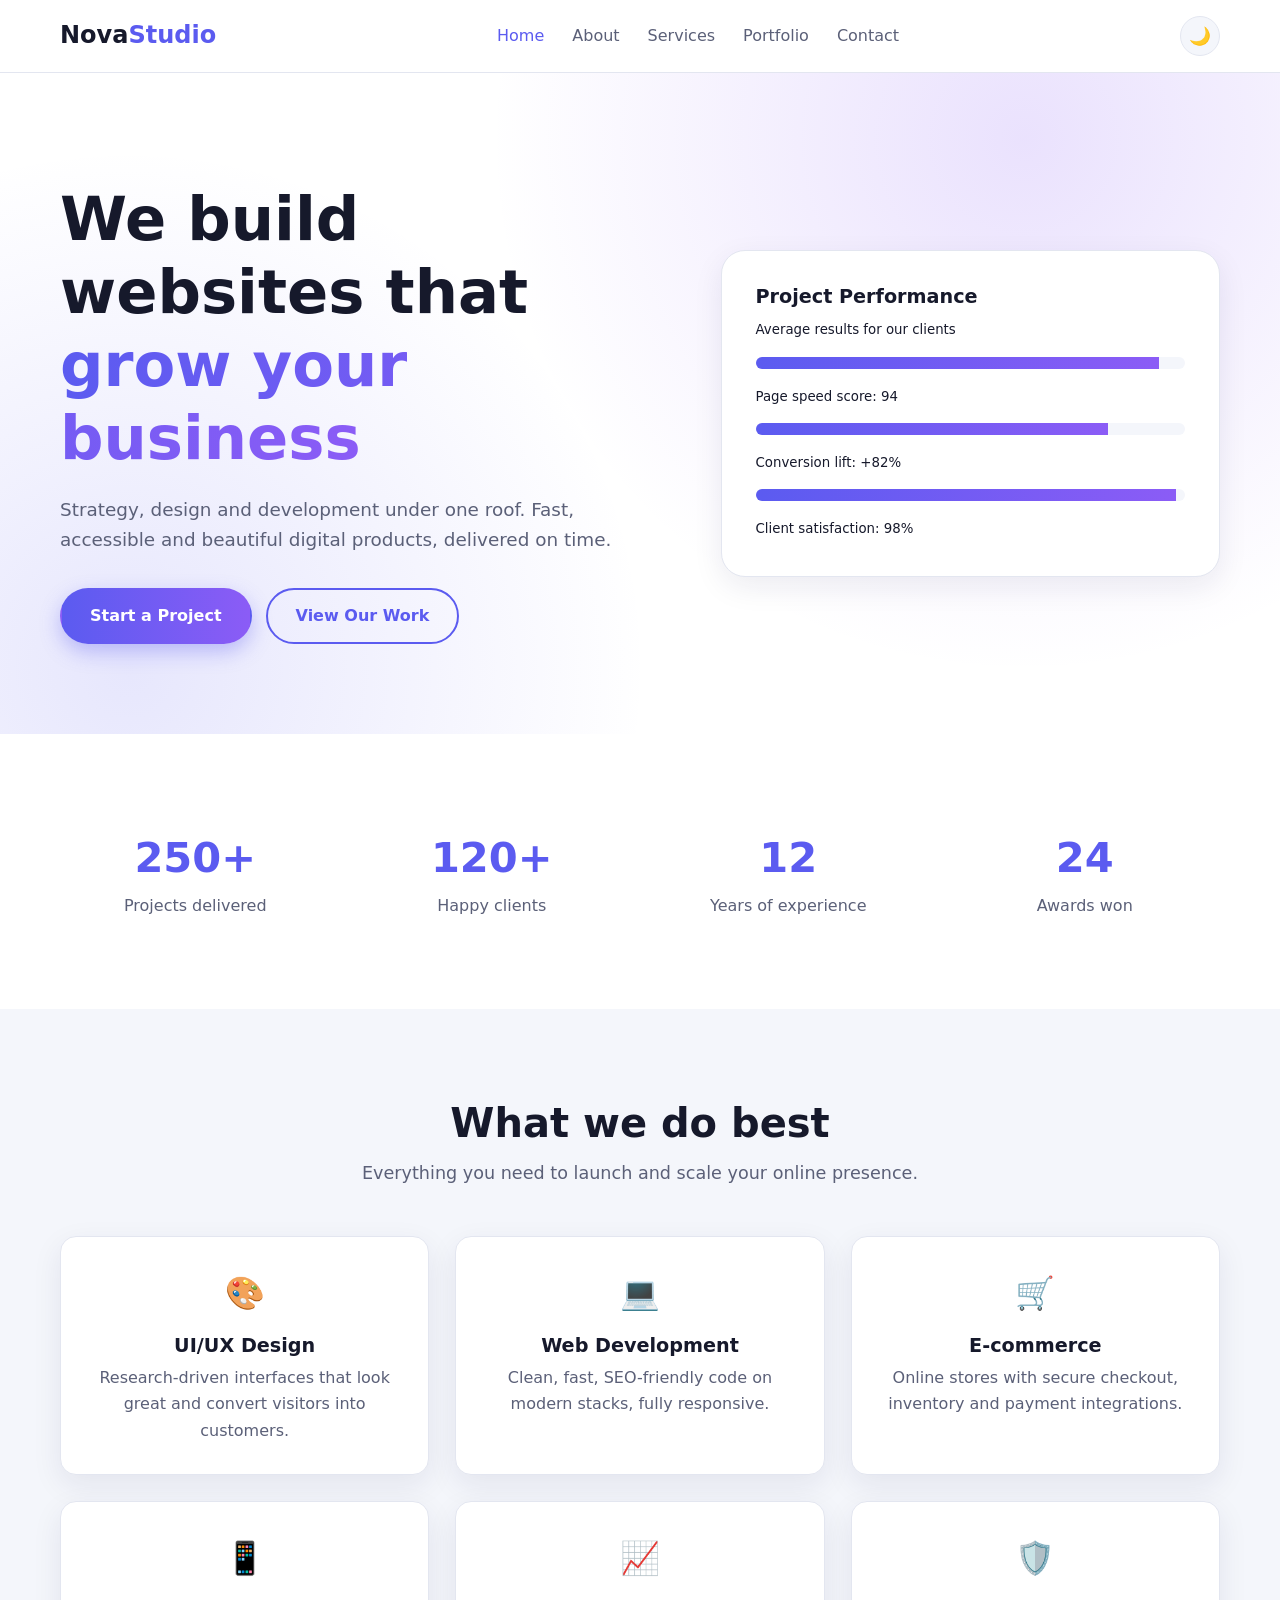
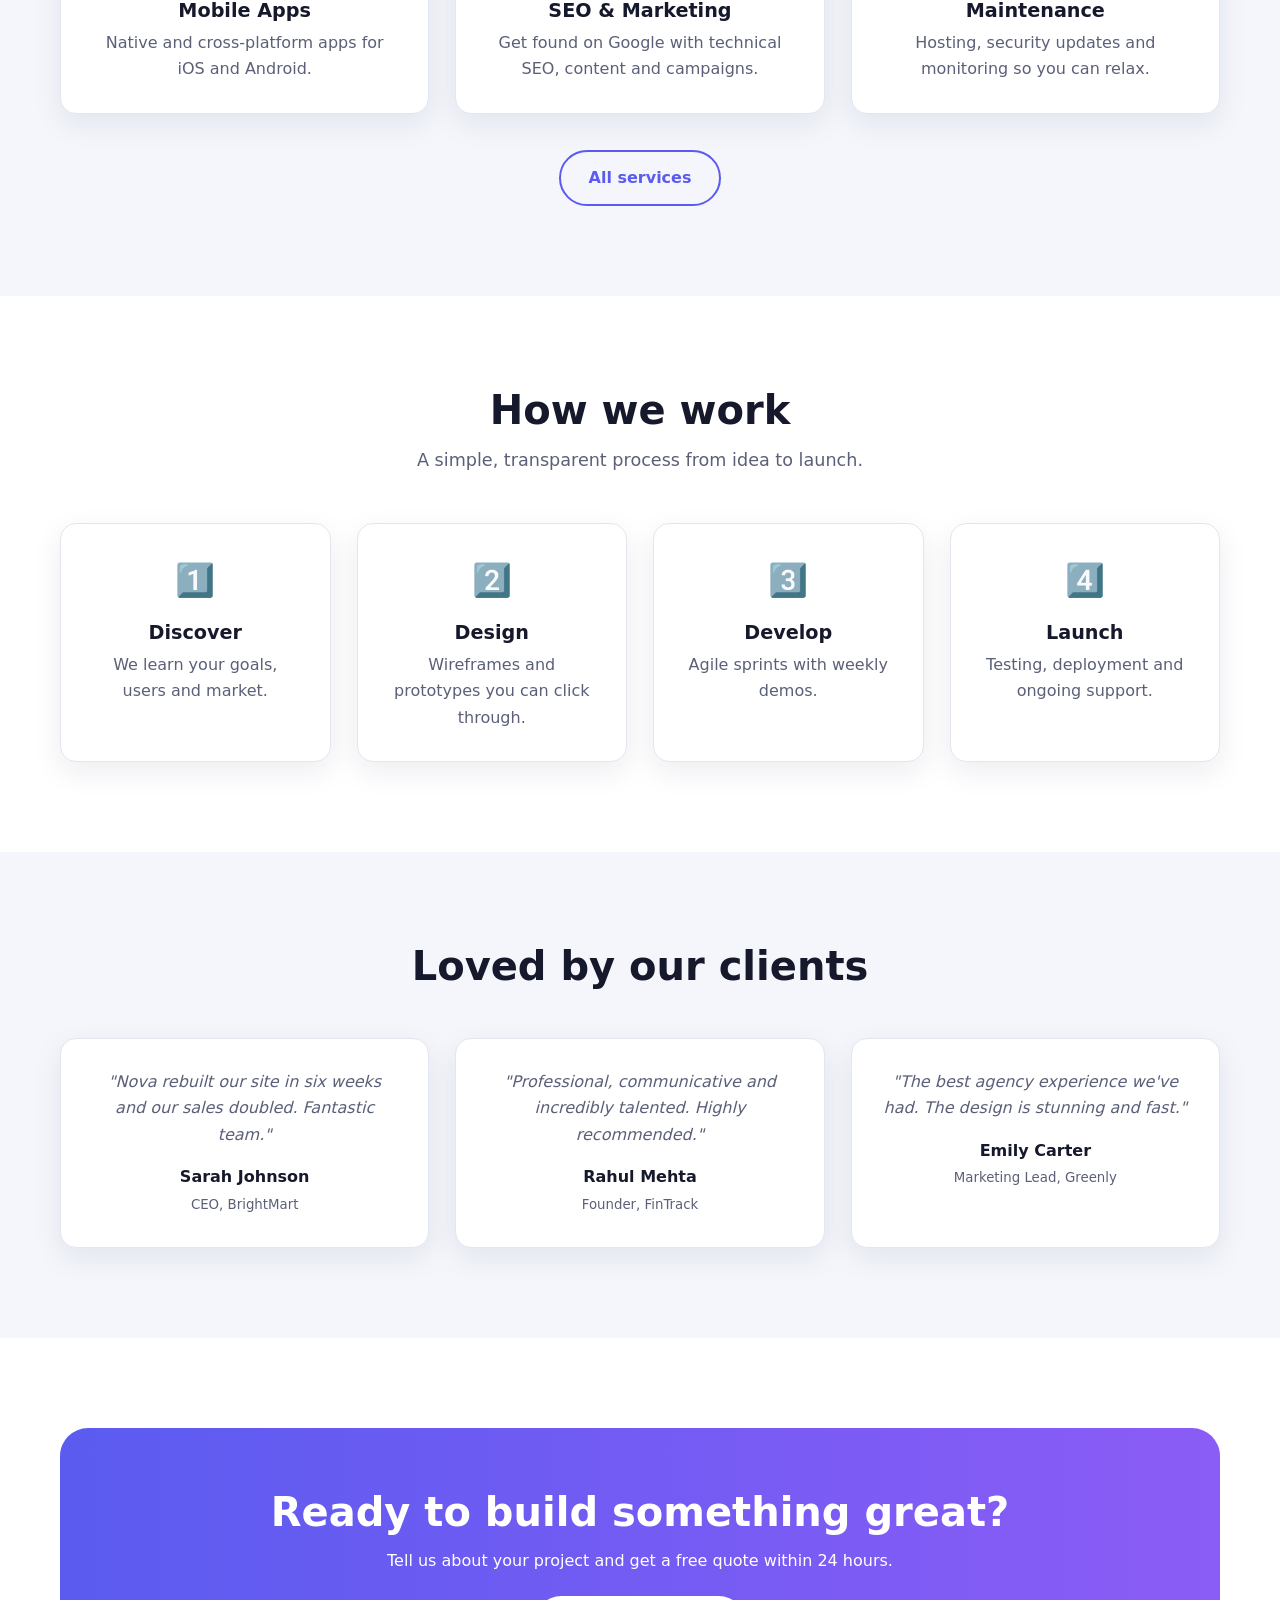
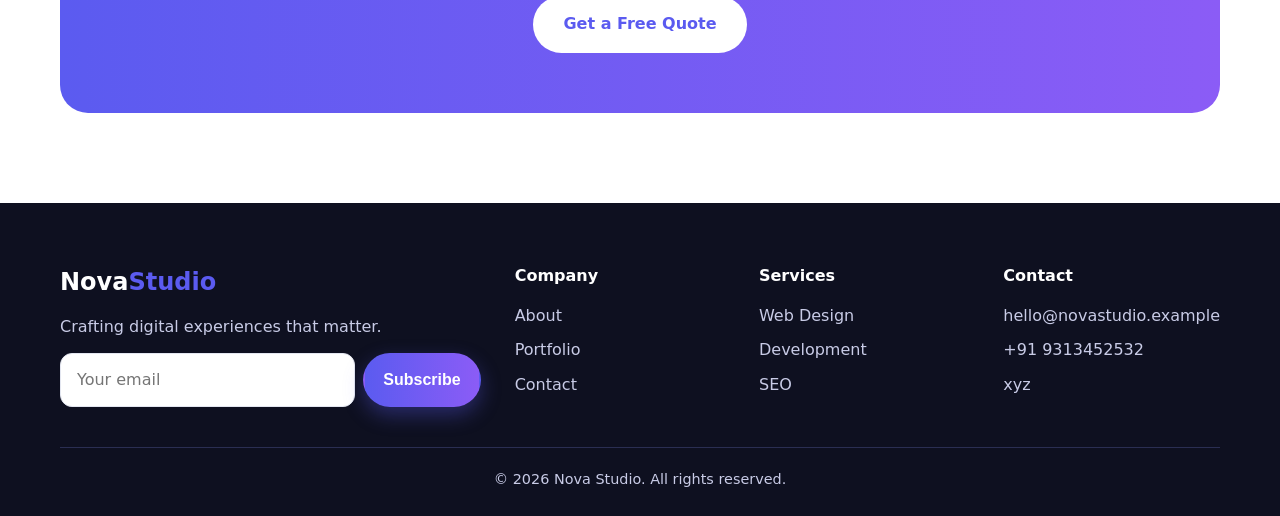
<file: index.html>
<!DOCTYPE html>
<html lang="en">
<head>
<meta charset="UTF-8">
<meta name="viewport" content="width=device-width,initial-scale=1">
<title>Nova Studio | Web Design & Development Agency</title>
<meta name="description" content="Nova Studio builds fast, beautiful websites and apps for growing businesses.">
<link rel="stylesheet" href="style.css">
<script src="main.js" defer></script>
</head>
<body>
<header><div class="container nav">
  <a href="index.html" class="logo">Nova<span>Studio</span></a>
  <ul id="menu">
    <li><a class="link" href="index.html">Home</a></li>
    <li><a class="link" href="about.html">About</a></li>
    <li><a class="link" href="services.html">Services</a></li>
    <li><a class="link" href="portfolio.html">Portfolio</a></li>
    <li><a class="link" href="contact.html">Contact</a></li>
  </ul>
  <div class="tools">
    <button class="icon-btn" id="themeBtn" aria-label="Toggle theme">🌙</button>
    <button class="icon-btn burger" id="burger" aria-label="Menu">☰</button>
  </div>
</div></header>

<main>
<section class="hero"><div class="container hero-grid">
  <div>
    <h1>We build websites that <span class="grad">grow your business</span></h1>
    <p>Strategy, design and development under one roof. Fast, accessible and beautiful digital products, delivered on time.</p>
    <div class="btns">
      <a href="contact.html" class="btn btn-primary">Start a Project</a>
      <a href="portfolio.html" class="btn btn-outline">View Our Work</a>
    </div>
  </div>
  <div class="hero-card">
    <h3>Project Performance</h3>
    <small>Average results for our clients</small>
    <div class="bar"><i style="width:94%"></i></div><small>Page speed score: 94</small>
    <div class="bar"><i style="width:82%"></i></div><small>Conversion lift: +82%</small>
    <div class="bar"><i style="width:98%"></i></div><small>Client satisfaction: 98%</small>
  </div>
</div></section>

<section><div class="container">
  <div class="grid g4" style="margin-top:0">
    <div class="stat reveal"><b data-count="250" data-suffix="+">0</b><span>Projects delivered</span></div>
    <div class="stat reveal"><b data-count="120" data-suffix="+">0</b><span>Happy clients</span></div>
    <div class="stat reveal"><b data-count="12">0</b><span>Years of experience</span></div>
    <div class="stat reveal"><b data-count="24" data-suffix="">0</b><span>Awards won</span></div>
  </div>
</div></section>

<section class="alt"><div class="container center">
  <h2>What we do best</h2>
  <p class="lead">Everything you need to launch and scale your online presence.</p>
  <div class="grid g3">
    <div class="card reveal"><div class="ico">🎨</div><h3>UI/UX Design</h3><p>Research-driven interfaces that look great and convert visitors into customers.</p></div>
    <div class="card reveal"><div class="ico">💻</div><h3>Web Development</h3><p>Clean, fast, SEO-friendly code on modern stacks, fully responsive.</p></div>
    <div class="card reveal"><div class="ico">🛒</div><h3>E-commerce</h3><p>Online stores with secure checkout, inventory and payment integrations.</p></div>
    <div class="card reveal"><div class="ico">📱</div><h3>Mobile Apps</h3><p>Native and cross-platform apps for iOS and Android.</p></div>
    <div class="card reveal"><div class="ico">📈</div><h3>SEO & Marketing</h3><p>Get found on Google with technical SEO, content and campaigns.</p></div>
    <div class="card reveal"><div class="ico">🛡️</div><h3>Maintenance</h3><p>Hosting, security updates and monitoring so you can relax.</p></div>
  </div>
  <p style="margin-top:36px"><a class="btn btn-outline" href="services.html">All services</a></p>
</div></section>

<section><div class="container center">
  <h2>How we work</h2>
  <p class="lead">A simple, transparent process from idea to launch.</p>
  <div class="grid g4">
    <div class="card reveal"><div class="ico">1️⃣</div><h3>Discover</h3><p>We learn your goals, users and market.</p></div>
    <div class="card reveal"><div class="ico">2️⃣</div><h3>Design</h3><p>Wireframes and prototypes you can click through.</p></div>
    <div class="card reveal"><div class="ico">3️⃣</div><h3>Develop</h3><p>Agile sprints with weekly demos.</p></div>
    <div class="card reveal"><div class="ico">4️⃣</div><h3>Launch</h3><p>Testing, deployment and ongoing support.</p></div>
  </div>
</div></section>

<section class="alt"><div class="container center">
  <h2>Loved by our clients</h2>
  <div class="grid g3">
    <div class="card quote reveal"><p>"Nova rebuilt our site in six weeks and our sales doubled. Fantastic team."</p><b>Sarah Johnson</b><small>CEO, BrightMart</small></div>
    <div class="card quote reveal"><p>"Professional, communicative and incredibly talented. Highly recommended."</p><b>Rahul Mehta</b><small>Founder, FinTrack</small></div>
    <div class="card quote reveal"><p>"The best agency experience we've had. The design is stunning and fast."</p><b>Emily Carter</b><small>Marketing Lead, Greenly</small></div>
  </div>
</div></section>

<section><div class="container">
  <div class="cta reveal">
    <h2>Ready to build something great?</h2>
    <p>Tell us about your project and get a free quote within 24 hours.</p>
    <a href="contact.html" class="btn">Get a Free Quote</a>
  </div>
</div></section>
</main>

<footer><div class="container">
  <div class="fgrid">
    <div><a href="index.html" class="logo" style="color:#fff">Nova<span>Studio</span></a><p style="margin:12px 0">Crafting digital experiences that matter.</p>
      <form id="newsForm" style="grid-template-columns:1fr auto;gap:8px"><input type="email" placeholder="Your email" required style="margin:0"><button class="btn btn-primary" style="padding:10px 18px">Subscribe</button></form></div>
    <div><h4>Company</h4><ul><li><a href="about.html">About</a></li><li><a href="portfolio.html">Portfolio</a></li><li><a href="contact.html">Contact</a></li></ul></div>
    <div><h4>Services</h4><ul><li><a href="services.html">Web Design</a></li><li><a href="services.html">Development</a></li><li><a href="services.html">SEO</a></li></ul></div>
    <div><h4>Contact</h4><ul><li>hello@novastudio.example</li><li>+91 9313452532</li><li>xyz</li></ul></div>
  </div>
  <div class="copy">© <span class="year"></span> Nova Studio. All rights reserved.</div>
</div></footer>
<button id="toTop" aria-label="Back to top">↑</button>
</body>
</html>
</file>
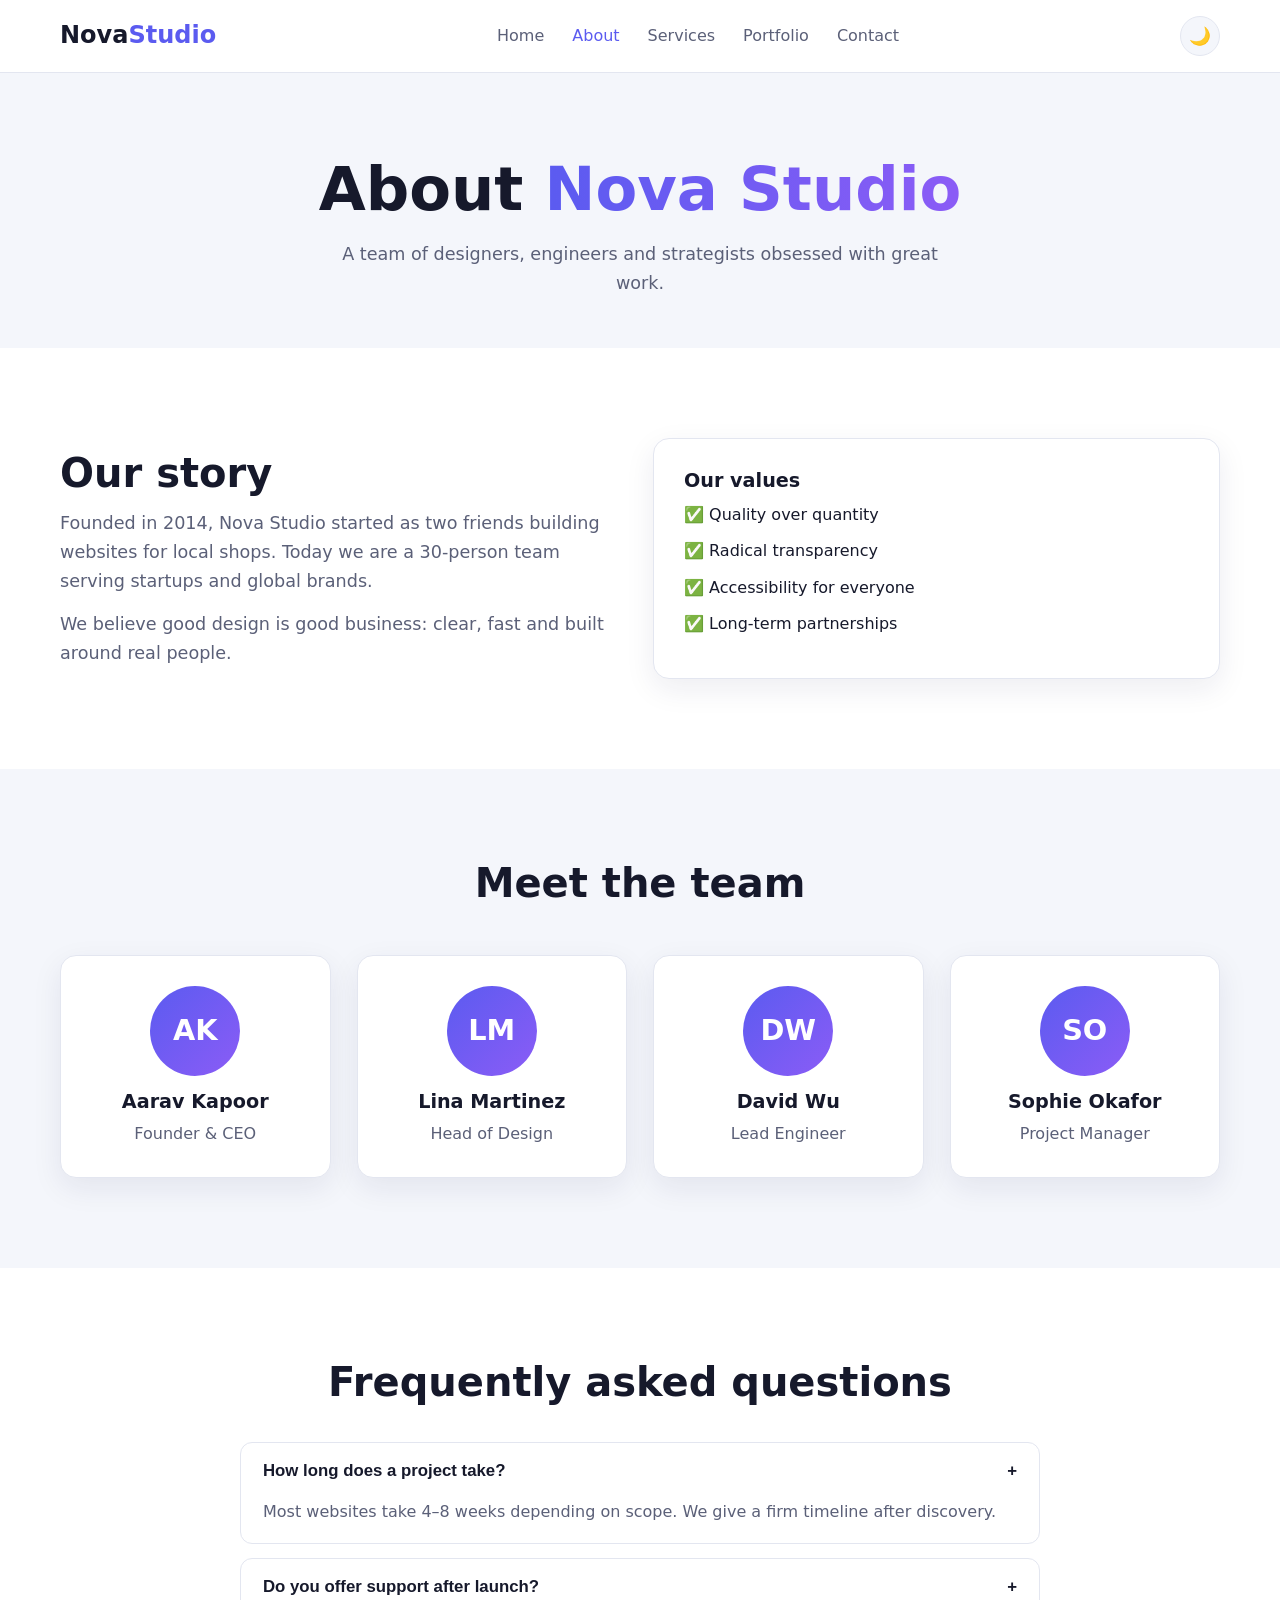
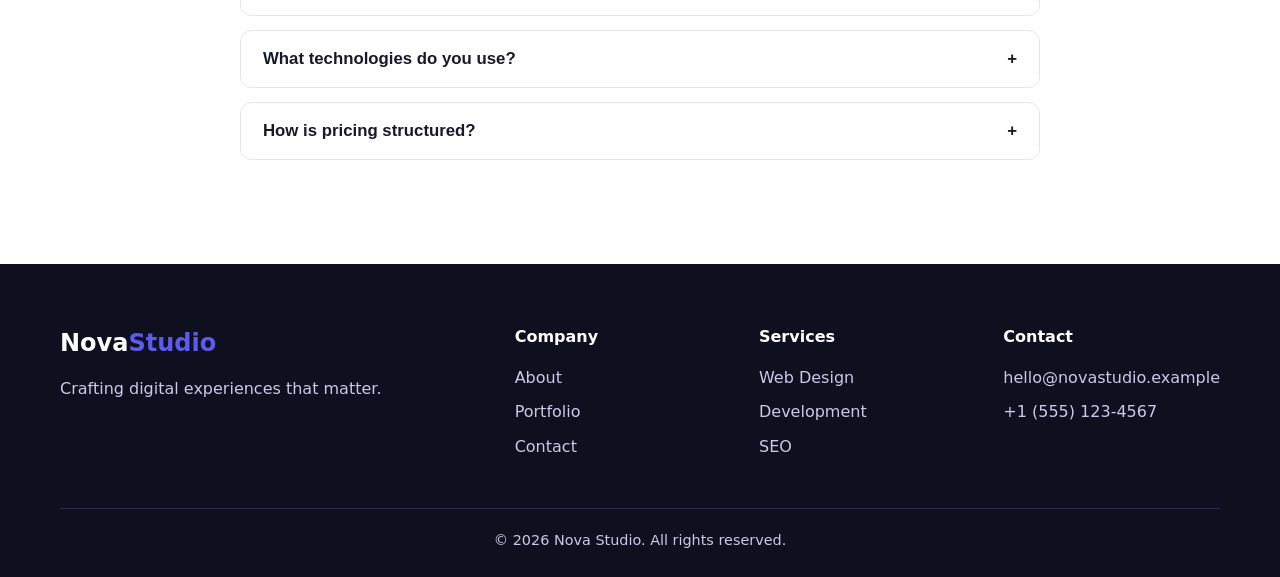
<file: about.html>
<!DOCTYPE html>
<html lang="en">
<head>
<meta charset="UTF-8">
<meta name="viewport" content="width=device-width,initial-scale=1">
<title>About | Nova Studio</title>
<link rel="stylesheet" href="style.css">
<script src="main.js" defer></script>
</head>
<body>
<header><div class="container nav">
  <a href="index.html" class="logo">Nova<span>Studio</span></a>
  <ul id="menu">
    <li><a class="link" href="index.html">Home</a></li>
    <li><a class="link" href="about.html">About</a></li>
    <li><a class="link" href="services.html">Services</a></li>
    <li><a class="link" href="portfolio.html">Portfolio</a></li>
    <li><a class="link" href="contact.html">Contact</a></li>
  </ul>
  <div class="tools">
    <button class="icon-btn" id="themeBtn" aria-label="Toggle theme">🌙</button>
    <button class="icon-btn burger" id="burger" aria-label="Menu">☰</button>
  </div>
</div></header>

<main>
<div class="page-head"><div class="container"><h1>About <span class="grad">Nova Studio</span></h1><p class="lead" style="margin:14px auto 0">A team of designers, engineers and strategists obsessed with great work.</p></div></div>

<section><div class="container">
  <div class="grid g2" style="margin-top:0;align-items:center">
    <div class="reveal"><h2>Our story</h2>
      <p class="lead">Founded in 2014, Nova Studio started as two friends building websites for local shops. Today we are a 30-person team serving startups and global brands.</p>
      <p class="lead" style="margin-top:14px">We believe good design is good business: clear, fast and built around real people.</p></div>
    <div class="card reveal"><h3>Our values</h3>
      <ul><li style="margin:10px 0">✅ Quality over quantity</li><li style="margin:10px 0">✅ Radical transparency</li><li style="margin:10px 0">✅ Accessibility for everyone</li><li style="margin:10px 0">✅ Long-term partnerships</li></ul></div>
  </div>
</div></section>

<section class="alt"><div class="container center">
  <h2>Meet the team</h2>
  <div class="grid g4">
    <div class="card team reveal"><div class="avatar">AK</div><h3>Aarav Kapoor</h3><p>Founder & CEO</p></div>
    <div class="card team reveal"><div class="avatar">LM</div><h3>Lina Martinez</h3><p>Head of Design</p></div>
    <div class="card team reveal"><div class="avatar">DW</div><h3>David Wu</h3><p>Lead Engineer</p></div>
    <div class="card team reveal"><div class="avatar">SO</div><h3>Sophie Okafor</h3><p>Project Manager</p></div>
  </div>
</div></section>

<section><div class="container" style="max-width:800px">
  <h2 class="center">Frequently asked questions</h2>
  <div style="margin-top:36px">
    <div class="faq-item open"><button class="faq-q">How long does a project take?<span>+</span></button><div class="faq-a">Most websites take 4–8 weeks depending on scope. We give a firm timeline after discovery.</div></div>
    <div class="faq-item"><button class="faq-q">Do you offer support after launch?<span>+</span></button><div class="faq-a">Yes. We offer monthly maintenance plans covering updates, backups and security.</div></div>
    <div class="faq-item"><button class="faq-q">What technologies do you use?<span>+</span></button><div class="faq-a">HTML/CSS/JS, React, Next.js, Node.js, WordPress, Shopify and more, chosen for your needs.</div></div>
    <div class="faq-item"><button class="faq-q">How is pricing structured?<span>+</span></button><div class="faq-a">Fixed-price packages for defined scopes, or monthly retainers for ongoing work.</div></div>
  </div>
</div></section>
</main>

<footer><div class="container">
  <div class="fgrid">
    <div><a href="index.html" class="logo" style="color:#fff">Nova<span>Studio</span></a><p style="margin:12px 0">Crafting digital experiences that matter.</p></div>
    <div><h4>Company</h4><ul><li><a href="about.html">About</a></li><li><a href="portfolio.html">Portfolio</a></li><li><a href="contact.html">Contact</a></li></ul></div>
    <div><h4>Services</h4><ul><li><a href="services.html">Web Design</a></li><li><a href="services.html">Development</a></li><li><a href="services.html">SEO</a></li></ul></div>
    <div><h4>Contact</h4><ul><li>hello@novastudio.example</li><li>+1 (555) 123-4567</li></ul></div>
  </div>
  <div class="copy">© <span class="year"></span> Nova Studio. All rights reserved.</div>
</div></footer>
<button id="toTop" aria-label="Back to top">↑</button>
</body>
</html>
</file>
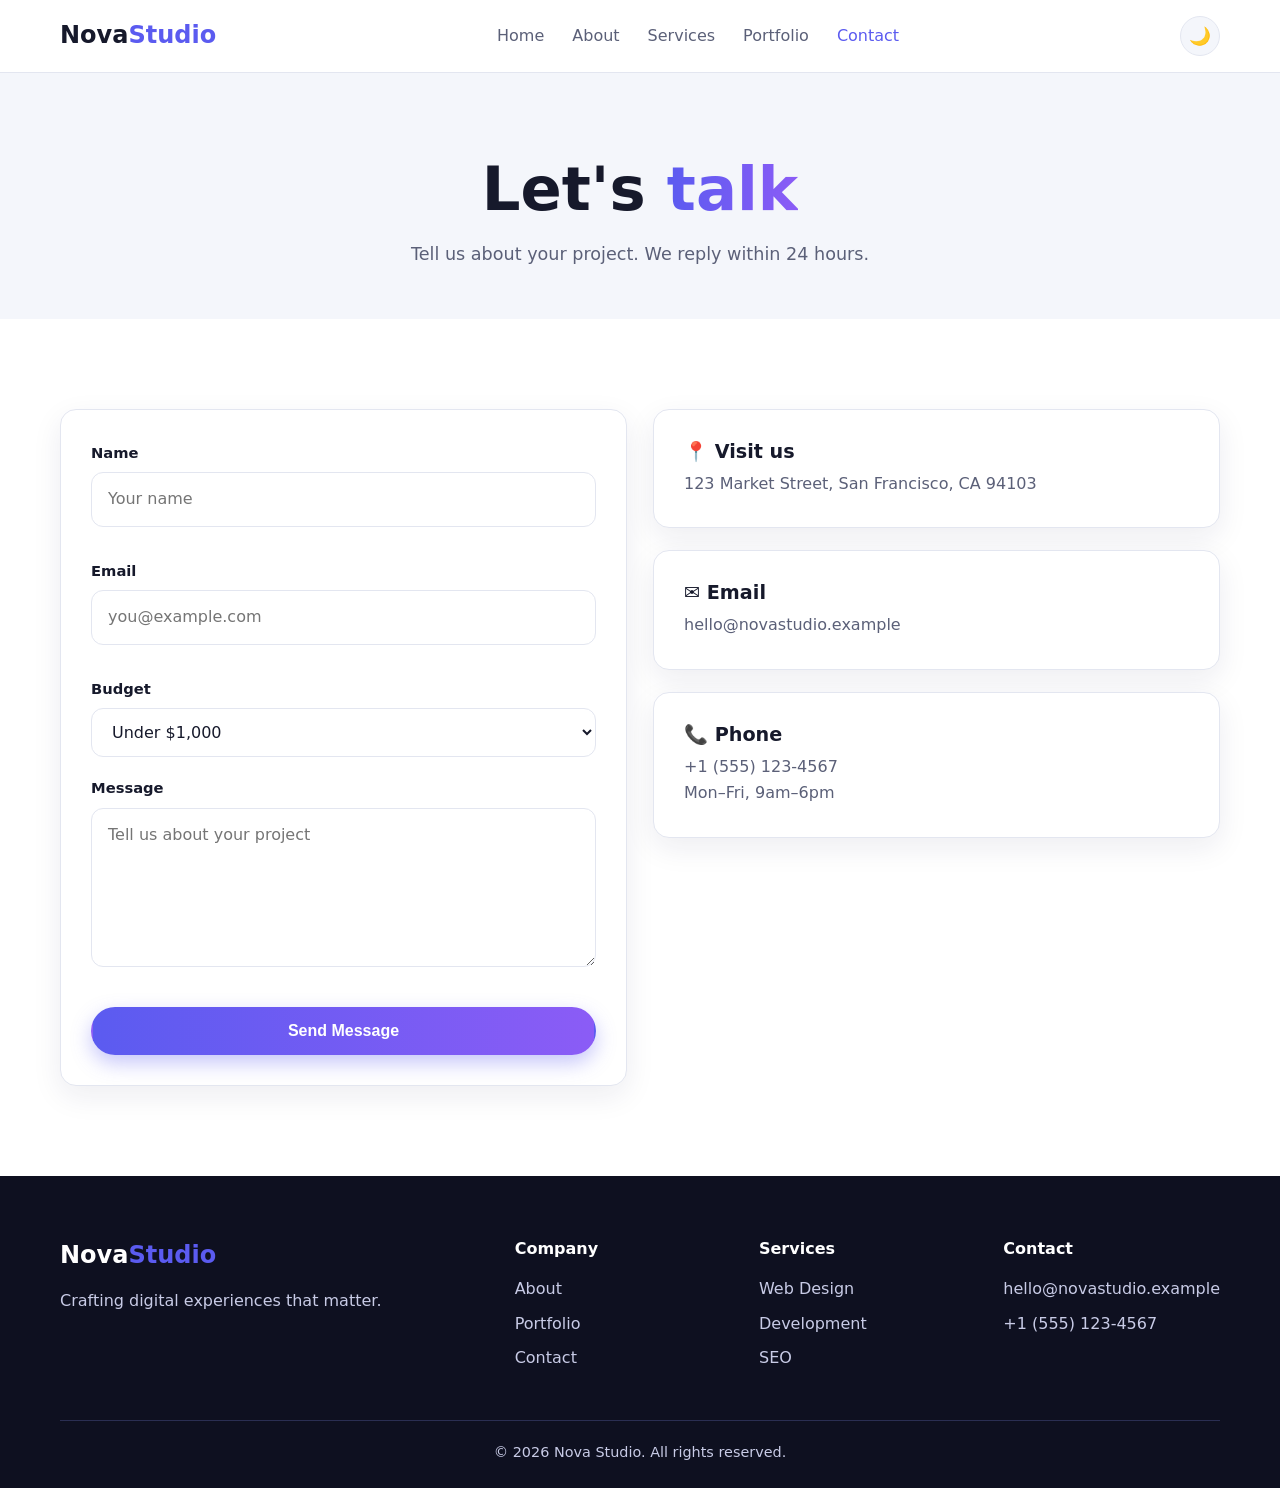
<file: contact.html>
<!DOCTYPE html>
<html lang="en">
<head>
<meta charset="UTF-8">
<meta name="viewport" content="width=device-width,initial-scale=1">
<title>Contact | Nova Studio</title>
<link rel="stylesheet" href="style.css">
<script src="main.js" defer></script>
</head>
<body>
<header><div class="container nav">
  <a href="index.html" class="logo">Nova<span>Studio</span></a>
  <ul id="menu">
    <li><a class="link" href="index.html">Home</a></li>
    <li><a class="link" href="about.html">About</a></li>
    <li><a class="link" href="services.html">Services</a></li>
    <li><a class="link" href="portfolio.html">Portfolio</a></li>
    <li><a class="link" href="contact.html">Contact</a></li>
  </ul>
  <div class="tools">
    <button class="icon-btn" id="themeBtn" aria-label="Toggle theme">🌙</button>
    <button class="icon-btn burger" id="burger" aria-label="Menu">☰</button>
  </div>
</div></header>

<main>
<div class="page-head"><div class="container"><h1>Let's <span class="grad">talk</span></h1><p class="lead" style="margin:14px auto 0">Tell us about your project. We reply within 24 hours.</p></div></div>

<section><div class="container">
  <div class="grid g2" style="margin-top:0">
    <div class="card">
      <form id="contactForm" novalidate>
        <div><label for="name">Name</label><input id="name" name="name" type="text" placeholder="Your name"><span class="err" id="nameErr"></span></div>
        <div><label for="email">Email</label><input id="email" name="email" type="email" placeholder="you@example.com"><span class="err" id="emailErr"></span></div>
        <div><label for="budget">Budget</label>
          <select id="budget" name="budget"><option>Under $1,000</option><option>$1,000 – $5,000</option><option>$5,000 – $20,000</option><option>$20,000+</option></select></div>
        <div><label for="message">Message</label><textarea id="message" name="message" rows="5" placeholder="Tell us about your project"></textarea><span class="err" id="messageErr"></span></div>
        <button type="submit" class="btn btn-primary">Send Message</button>
        <div class="ok" id="formOk">✅ Thanks! Your message has been received.</div>
      </form>
    </div>
    <div>
      <div class="card" style="margin-bottom:22px"><h3>📍 Visit us</h3><p>123 Market Street, San Francisco, CA 94103</p></div>
      <div class="card" style="margin-bottom:22px"><h3>✉️ Email</h3><p>hello@novastudio.example</p></div>
      <div class="card"><h3>📞 Phone</h3><p>+1 (555) 123-4567<br>Mon–Fri, 9am–6pm</p></div>
    </div>
  </div>
</div></section>
</main>

<footer><div class="container">
  <div class="fgrid">
    <div><a href="index.html" class="logo" style="color:#fff">Nova<span>Studio</span></a><p style="margin:12px 0">Crafting digital experiences that matter.</p></div>
    <div><h4>Company</h4><ul><li><a href="about.html">About</a></li><li><a href="portfolio.html">Portfolio</a></li><li><a href="contact.html">Contact</a></li></ul></div>
    <div><h4>Services</h4><ul><li><a href="services.html">Web Design</a></li><li><a href="services.html">Development</a></li><li><a href="services.html">SEO</a></li></ul></div>
    <div><h4>Contact</h4><ul><li>hello@novastudio.example</li><li>+1 (555) 123-4567</li></ul></div>
  </div>
  <div class="copy">© <span class="year"></span> Nova Studio. All rights reserved.</div>
</div></footer>
<button id="toTop" aria-label="Back to top">↑</button>
</body>
</html>
</file>
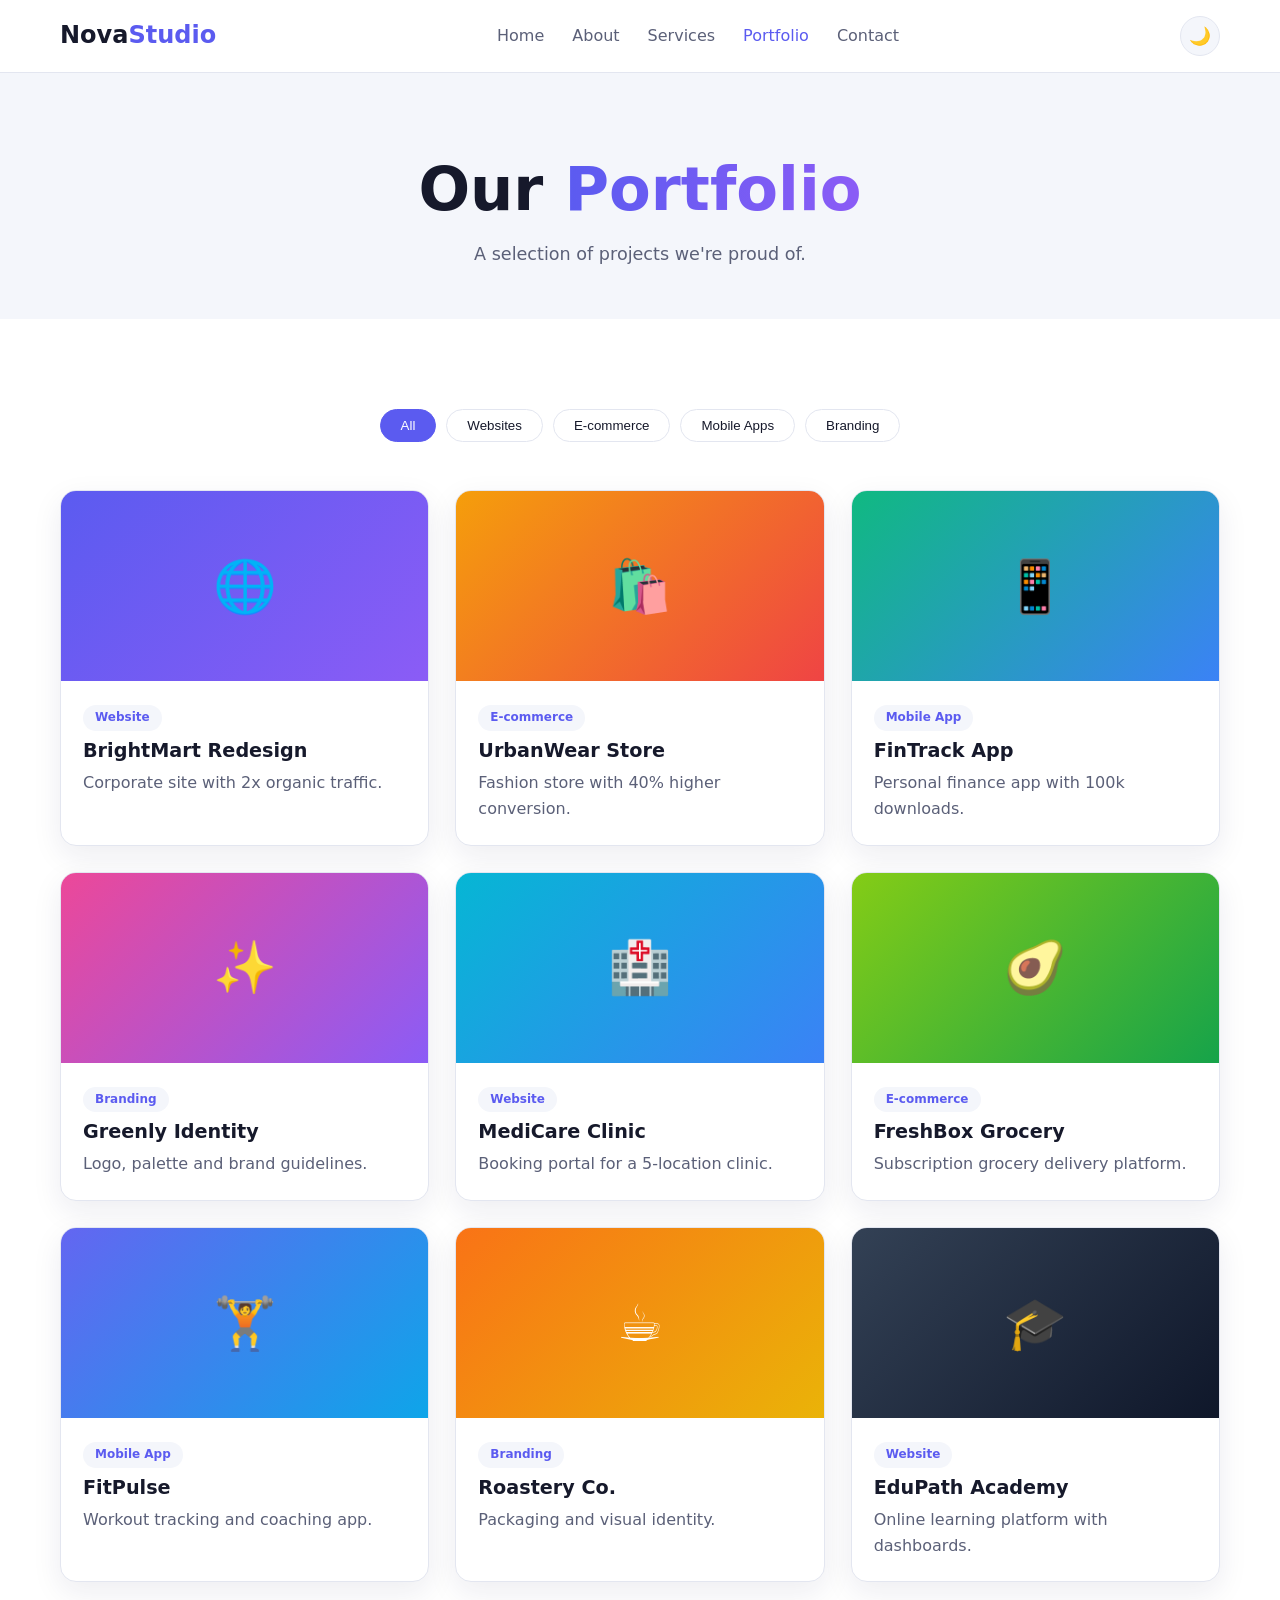
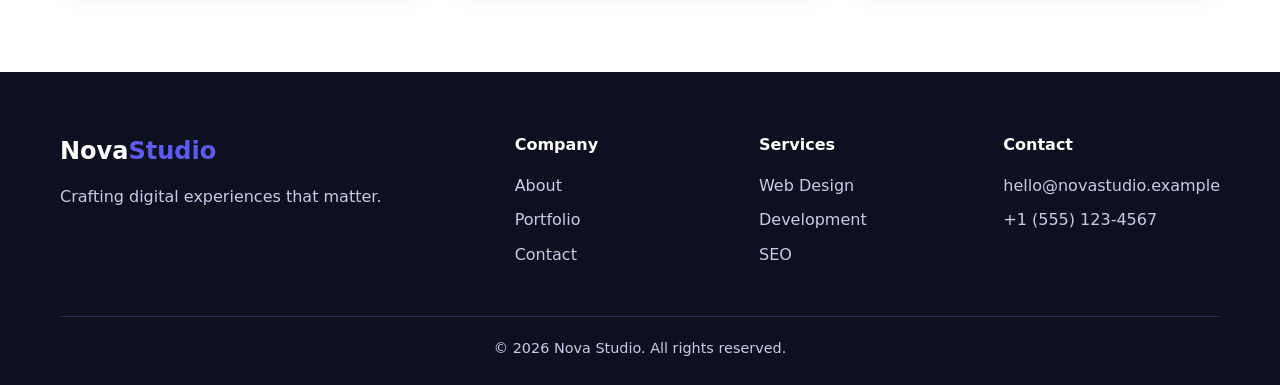
<file: portfolio.html>
<!DOCTYPE html>
<html lang="en">
<head>
<meta charset="UTF-8">
<meta name="viewport" content="width=device-width,initial-scale=1">
<title>Portfolio | Nova Studio</title>
<link rel="stylesheet" href="style.css">
<script src="main.js" defer></script>
</head>
<body>
<header><div class="container nav">
  <a href="index.html" class="logo">Nova<span>Studio</span></a>
  <ul id="menu">
    <li><a class="link" href="index.html">Home</a></li>
    <li><a class="link" href="about.html">About</a></li>
    <li><a class="link" href="services.html">Services</a></li>
    <li><a class="link" href="portfolio.html">Portfolio</a></li>
    <li><a class="link" href="contact.html">Contact</a></li>
  </ul>
  <div class="tools">
    <button class="icon-btn" id="themeBtn" aria-label="Toggle theme">🌙</button>
    <button class="icon-btn burger" id="burger" aria-label="Menu">☰</button>
  </div>
</div></header>

<main>
<div class="page-head"><div class="container"><h1>Our <span class="grad">Portfolio</span></h1><p class="lead" style="margin:14px auto 0">A selection of projects we're proud of.</p></div></div>

<section><div class="container">
  <div class="filters" style="margin-top:0">
    <button class="filter active" data-filter="all">All</button>
    <button class="filter" data-filter="web">Websites</button>
    <button class="filter" data-filter="ecom">E-commerce</button>
    <button class="filter" data-filter="app">Mobile Apps</button>
    <button class="filter" data-filter="brand">Branding</button>
  </div>
  <div class="grid g3">
    <div class="card work" data-cat="web"><div class="thumb" style="background:linear-gradient(135deg,#5b5bf0,#8b5cf6)">🌐</div><div class="info"><span class="tag">Website</span><h3>BrightMart Redesign</h3><p>Corporate site with 2x organic traffic.</p></div></div>
    <div class="card work" data-cat="ecom"><div class="thumb" style="background:linear-gradient(135deg,#f59e0b,#ef4444)">🛍️</div><div class="info"><span class="tag">E-commerce</span><h3>UrbanWear Store</h3><p>Fashion store with 40% higher conversion.</p></div></div>
    <div class="card work" data-cat="app"><div class="thumb" style="background:linear-gradient(135deg,#10b981,#3b82f6)">📱</div><div class="info"><span class="tag">Mobile App</span><h3>FinTrack App</h3><p>Personal finance app with 100k downloads.</p></div></div>
    <div class="card work" data-cat="brand"><div class="thumb" style="background:linear-gradient(135deg,#ec4899,#8b5cf6)">✨</div><div class="info"><span class="tag">Branding</span><h3>Greenly Identity</h3><p>Logo, palette and brand guidelines.</p></div></div>
    <div class="card work" data-cat="web"><div class="thumb" style="background:linear-gradient(135deg,#06b6d4,#3b82f6)">🏥</div><div class="info"><span class="tag">Website</span><h3>MediCare Clinic</h3><p>Booking portal for a 5-location clinic.</p></div></div>
    <div class="card work" data-cat="ecom"><div class="thumb" style="background:linear-gradient(135deg,#84cc16,#16a34a)">🥑</div><div class="info"><span class="tag">E-commerce</span><h3>FreshBox Grocery</h3><p>Subscription grocery delivery platform.</p></div></div>
    <div class="card work" data-cat="app"><div class="thumb" style="background:linear-gradient(135deg,#6366f1,#0ea5e9)">🏋️</div><div class="info"><span class="tag">Mobile App</span><h3>FitPulse</h3><p>Workout tracking and coaching app.</p></div></div>
    <div class="card work" data-cat="brand"><div class="thumb" style="background:linear-gradient(135deg,#f97316,#eab308)">☕</div><div class="info"><span class="tag">Branding</span><h3>Roastery Co.</h3><p>Packaging and visual identity.</p></div></div>
    <div class="card work" data-cat="web"><div class="thumb" style="background:linear-gradient(135deg,#334155,#0f172a)">🎓</div><div class="info"><span class="tag">Website</span><h3>EduPath Academy</h3><p>Online learning platform with dashboards.</p></div></div>
  </div>
</div></section>
</main>

<footer><div class="container">
  <div class="fgrid">
    <div><a href="index.html" class="logo" style="color:#fff">Nova<span>Studio</span></a><p style="margin:12px 0">Crafting digital experiences that matter.</p></div>
    <div><h4>Company</h4><ul><li><a href="about.html">About</a></li><li><a href="portfolio.html">Portfolio</a></li><li><a href="contact.html">Contact</a></li></ul></div>
    <div><h4>Services</h4><ul><li><a href="services.html">Web Design</a></li><li><a href="services.html">Development</a></li><li><a href="services.html">SEO</a></li></ul></div>
    <div><h4>Contact</h4><ul><li>hello@novastudio.example</li><li>+1 (555) 123-4567</li></ul></div>
  </div>
  <div class="copy">© <span class="year"></span> Nova Studio. All rights reserved.</div>
</div></footer>
<button id="toTop" aria-label="Back to top">↑</button>
</body>
</html>
</file>
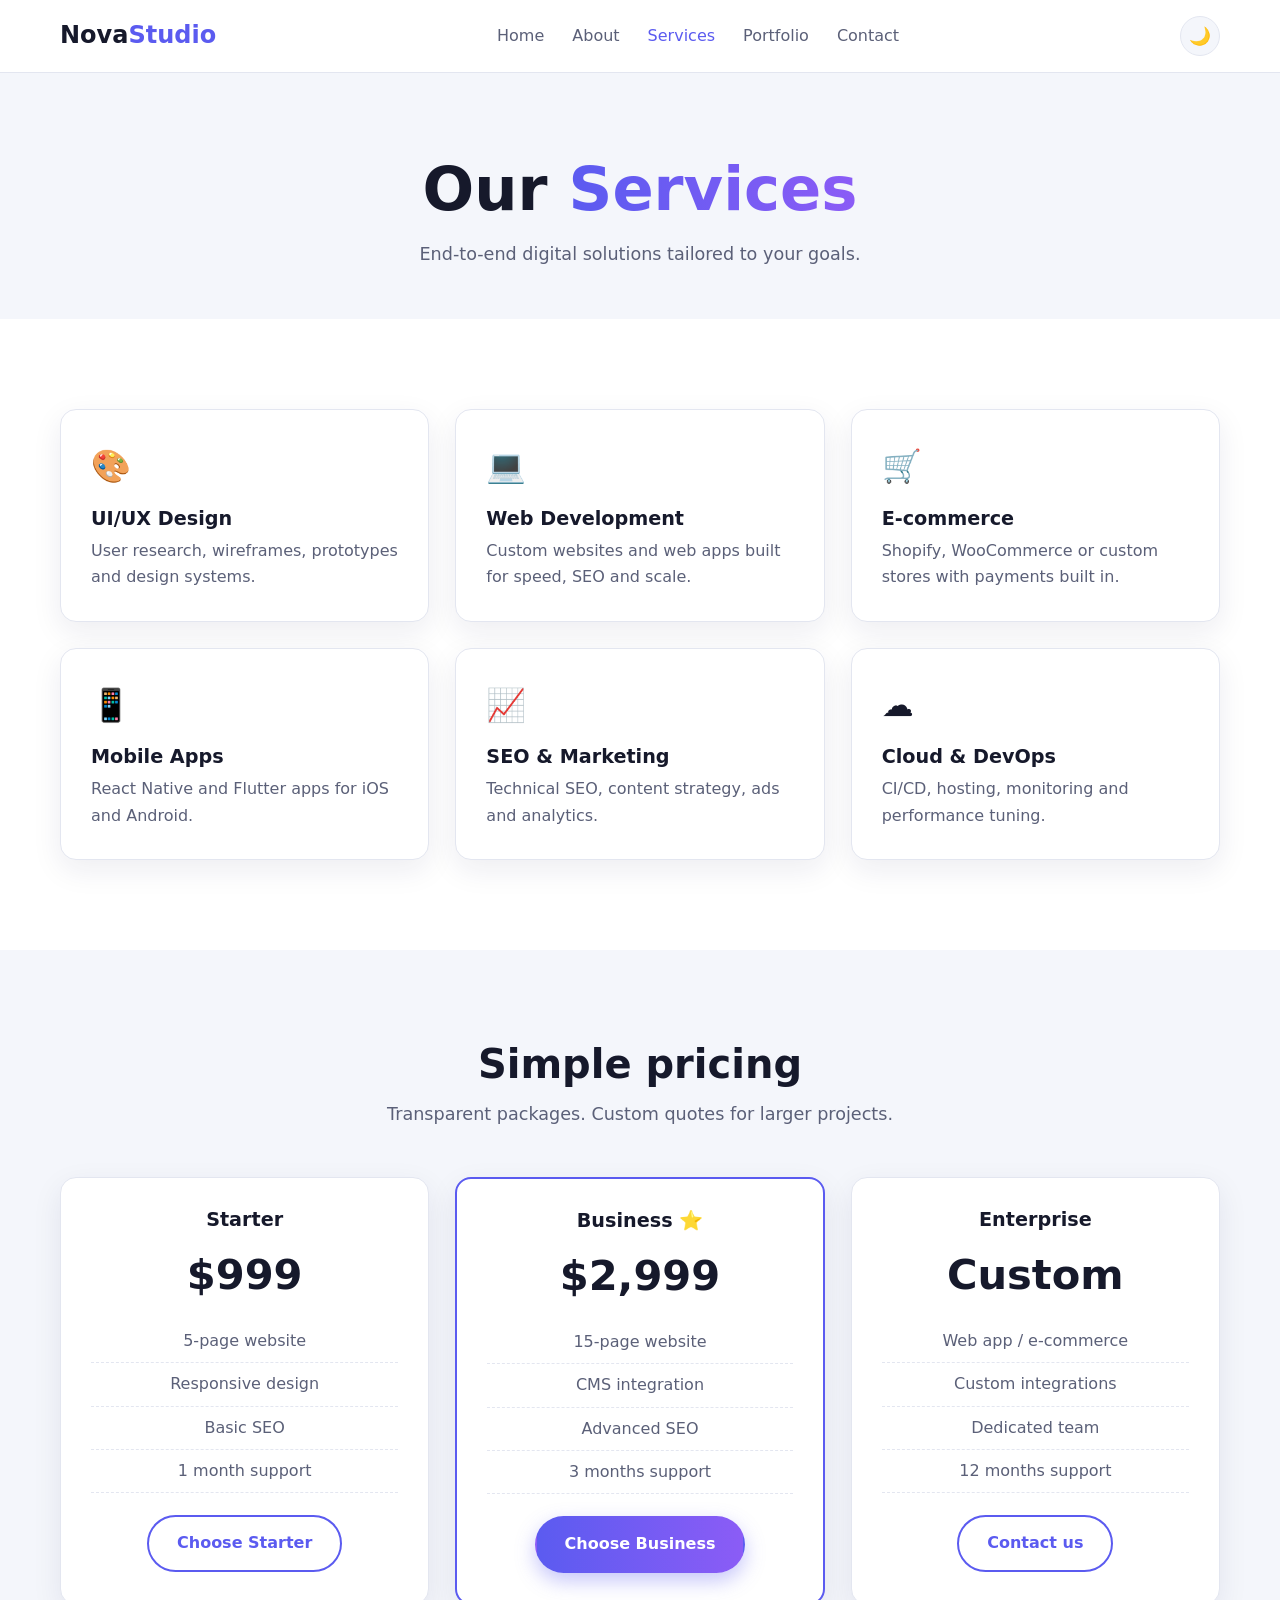
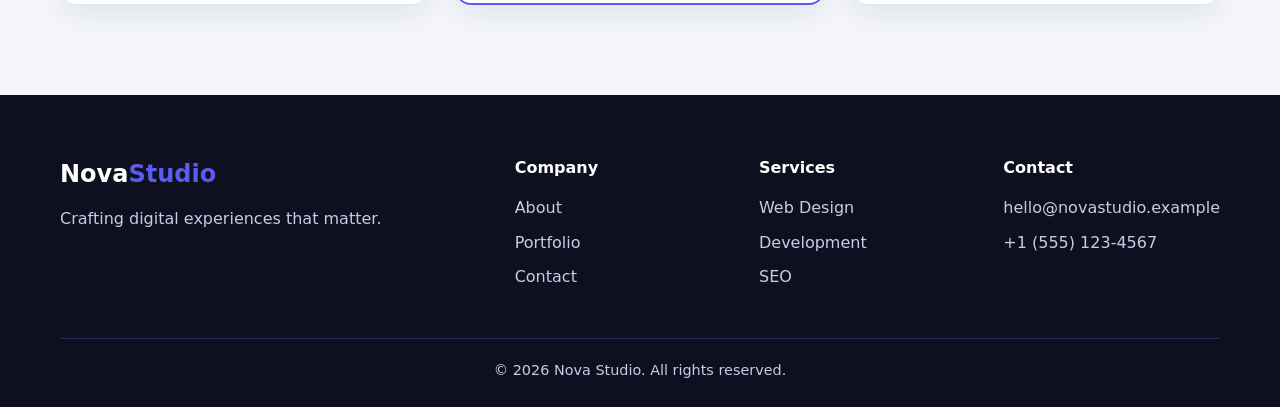
<file: services.html>
<!DOCTYPE html>
<html lang="en">
<head>
<meta charset="UTF-8">
<meta name="viewport" content="width=device-width,initial-scale=1">
<title>Services | Nova Studio</title>
<link rel="stylesheet" href="style.css">
<script src="main.js" defer></script>
</head>
<body>
<header><div class="container nav">
  <a href="index.html" class="logo">Nova<span>Studio</span></a>
  <ul id="menu">
    <li><a class="link" href="index.html">Home</a></li>
    <li><a class="link" href="about.html">About</a></li>
    <li><a class="link" href="services.html">Services</a></li>
    <li><a class="link" href="portfolio.html">Portfolio</a></li>
    <li><a class="link" href="contact.html">Contact</a></li>
  </ul>
  <div class="tools">
    <button class="icon-btn" id="themeBtn" aria-label="Toggle theme">🌙</button>
    <button class="icon-btn burger" id="burger" aria-label="Menu">☰</button>
  </div>
</div></header>

<main>
<div class="page-head"><div class="container"><h1>Our <span class="grad">Services</span></h1><p class="lead" style="margin:14px auto 0">End-to-end digital solutions tailored to your goals.</p></div></div>

<section><div class="container">
  <div class="grid g3" style="margin-top:0">
    <div class="card reveal"><div class="ico">🎨</div><h3>UI/UX Design</h3><p>User research, wireframes, prototypes and design systems.</p></div>
    <div class="card reveal"><div class="ico">💻</div><h3>Web Development</h3><p>Custom websites and web apps built for speed, SEO and scale.</p></div>
    <div class="card reveal"><div class="ico">🛒</div><h3>E-commerce</h3><p>Shopify, WooCommerce or custom stores with payments built in.</p></div>
    <div class="card reveal"><div class="ico">📱</div><h3>Mobile Apps</h3><p>React Native and Flutter apps for iOS and Android.</p></div>
    <div class="card reveal"><div class="ico">📈</div><h3>SEO & Marketing</h3><p>Technical SEO, content strategy, ads and analytics.</p></div>
    <div class="card reveal"><div class="ico">☁️</div><h3>Cloud & DevOps</h3><p>CI/CD, hosting, monitoring and performance tuning.</p></div>
  </div>
</div></section>

<section class="alt"><div class="container center">
  <h2>Simple pricing</h2>
  <p class="lead">Transparent packages. Custom quotes for larger projects.</p>
  <div class="grid g3">
    <div class="card price reveal"><h3>Starter</h3><div class="amt">$999</div><ul><li>5-page website</li><li>Responsive design</li><li>Basic SEO</li><li>1 month support</li></ul><a href="contact.html" class="btn btn-outline">Choose Starter</a></div>
    <div class="card price pop reveal"><h3>Business ⭐</h3><div class="amt">$2,999</div><ul><li>15-page website</li><li>CMS integration</li><li>Advanced SEO</li><li>3 months support</li></ul><a href="contact.html" class="btn btn-primary">Choose Business</a></div>
    <div class="card price reveal"><h3>Enterprise</h3><div class="amt">Custom</div><ul><li>Web app / e-commerce</li><li>Custom integrations</li><li>Dedicated team</li><li>12 months support</li></ul><a href="contact.html" class="btn btn-outline">Contact us</a></div>
  </div>
</div></section>
</main>

<footer><div class="container">
  <div class="fgrid">
    <div><a href="index.html" class="logo" style="color:#fff">Nova<span>Studio</span></a><p style="margin:12px 0">Crafting digital experiences that matter.</p></div>
    <div><h4>Company</h4><ul><li><a href="about.html">About</a></li><li><a href="portfolio.html">Portfolio</a></li><li><a href="contact.html">Contact</a></li></ul></div>
    <div><h4>Services</h4><ul><li><a href="services.html">Web Design</a></li><li><a href="services.html">Development</a></li><li><a href="services.html">SEO</a></li></ul></div>
    <div><h4>Contact</h4><ul><li>hello@novastudio.example</li><li>+1 (555) 123-4567</li></ul></div>
  </div>
  <div class="copy">© <span class="year"></span> Nova Studio. All rights reserved.</div>
</div></footer>
<button id="toTop" aria-label="Back to top">↑</button>
</body>
</html>
</file>
<file: style.css>
:root{--bg:#ffffff;--bg2:#f4f6fb;--text:#16192b;--muted:#5b6078;--primary:#5b5bf0;--primary2:#8b5cf6;--card:#ffffff;--border:#e3e6f0;--shadow:0 10px 30px rgba(30,30,80,.08);--radius:16px}
[data-theme="dark"]{--bg:#0e1020;--bg2:#151830;--text:#eef0ff;--muted:#a3a8c8;--card:#1a1d38;--border:#2a2e52;--shadow:0 10px 30px rgba(0,0,0,.4)}
*{box-sizing:border-box;margin:0;padding:0}
html{scroll-behavior:smooth}
body{font-family:'Inter',system-ui,-apple-system,Segoe UI,Roboto,sans-serif;background:var(--bg);color:var(--text);line-height:1.65;transition:background .3s,color .3s}
img{max-width:100%;display:block}
a{color:inherit;text-decoration:none}
ul{list-style:none}
.container{width:min(1160px,92%);margin-inline:auto}
section{padding:90px 0}
.alt{background:var(--bg2)}
h1,h2,h3{line-height:1.2;font-weight:800}
h1{font-size:clamp(2.2rem,5vw,3.8rem)}
h2{font-size:clamp(1.7rem,3.5vw,2.5rem);margin-bottom:12px}
h3{font-size:1.2rem;margin-bottom:8px}
.lead{color:var(--muted);font-size:1.1rem;max-width:640px}
.center{text-align:center}.center .lead{margin-inline:auto}
.grad{background:linear-gradient(90deg,var(--primary),var(--primary2));-webkit-background-clip:text;background-clip:text;color:transparent}
.btn{display:inline-block;padding:13px 28px;border-radius:999px;font-weight:600;border:2px solid transparent;cursor:pointer;font-size:1rem;transition:.25s}
.btn-primary{background:linear-gradient(90deg,var(--primary),var(--primary2));color:#fff;box-shadow:0 8px 20px rgba(91,91,240,.35)}
.btn-primary:hover{transform:translateY(-2px)}
.btn-outline{border-color:var(--primary);color:var(--primary)}
.btn-outline:hover{background:var(--primary);color:#fff}
/* header */
header{position:sticky;top:0;z-index:50;background:color-mix(in srgb,var(--bg) 85%,transparent);backdrop-filter:blur(12px);border-bottom:1px solid var(--border)}
.nav{display:flex;align-items:center;justify-content:space-between;height:72px}
.logo{font-size:1.5rem;font-weight:800}.logo span{color:var(--primary)}
.nav ul{display:flex;gap:28px;align-items:center}
.nav a.link{font-weight:500;color:var(--muted);transition:.2s}
.nav a.link:hover,.nav a.active{color:var(--primary)}
.tools{display:flex;gap:12px;align-items:center}
.icon-btn{background:var(--bg2);border:1px solid var(--border);color:var(--text);width:40px;height:40px;border-radius:50%;cursor:pointer;font-size:1.1rem}
.burger{display:none}
/* hero */
.hero{padding:110px 0 90px;background:radial-gradient(circle at 80% 10%,rgba(139,92,246,.18),transparent 45%),radial-gradient(circle at 10% 90%,rgba(91,91,240,.15),transparent 40%)}
.hero-grid{display:grid;grid-template-columns:1.1fr .9fr;gap:50px;align-items:center}
.hero p{margin:20px 0 32px;color:var(--muted);font-size:1.15rem}
.hero .btns{display:flex;gap:14px;flex-wrap:wrap}
.hero-card{background:var(--card);border:1px solid var(--border);border-radius:24px;padding:34px;box-shadow:var(--shadow)}
.hero-card .bar{height:12px;border-radius:6px;background:var(--bg2);margin:14px 0;overflow:hidden}
.hero-card .bar i{display:block;height:100%;background:linear-gradient(90deg,var(--primary),var(--primary2))}
/* grids */
.grid{display:grid;gap:26px;margin-top:48px}
.g3{grid-template-columns:repeat(3,1fr)}.g4{grid-template-columns:repeat(4,1fr)}.g2{grid-template-columns:repeat(2,1fr)}
.card{background:var(--card);border:1px solid var(--border);border-radius:var(--radius);padding:30px;box-shadow:var(--shadow);transition:.3s}
.card:hover{transform:translateY(-6px)}
.card .ico{font-size:2rem;margin-bottom:14px}
.card p{color:var(--muted)}
.stat{text-align:center}.stat b{font-size:2.6rem;display:block;color:var(--primary)}.stat span{color:var(--muted)}
/* portfolio */
.filters{display:flex;gap:10px;justify-content:center;flex-wrap:wrap;margin-top:30px}
.filter{padding:8px 20px;border-radius:999px;border:1px solid var(--border);background:var(--card);color:var(--text);cursor:pointer;font-weight:500}
.filter.active{background:var(--primary);color:#fff;border-color:var(--primary)}
.work{padding:0;overflow:hidden}
.work .thumb{height:190px;display:flex;align-items:center;justify-content:center;font-size:3.2rem;color:#fff}
.work .info{padding:22px}
.tag{display:inline-block;font-size:.75rem;padding:3px 12px;border-radius:99px;background:var(--bg2);color:var(--primary);font-weight:600;margin-bottom:8px}
.hide{display:none!important}
/* testimonials, faq, pricing */
.quote p{font-style:italic;margin-bottom:16px}.quote b{display:block}.quote small{color:var(--muted)}
.price{text-align:center}.price .amt{font-size:2.6rem;font-weight:800;margin:10px 0}.price li{padding:8px 0;color:var(--muted);border-bottom:1px dashed var(--border)}
.price.pop{border:2px solid var(--primary);transform:scale(1.04)}
.price .btn{margin-top:22px}
.faq-item{border:1px solid var(--border);border-radius:12px;background:var(--card);margin-bottom:14px;overflow:hidden}
.faq-q{width:100%;text-align:left;padding:18px 22px;background:none;border:0;color:var(--text);font-size:1.05rem;font-weight:600;cursor:pointer;display:flex;justify-content:space-between}
.faq-a{max-height:0;overflow:hidden;transition:max-height .3s;padding:0 22px;color:var(--muted)}
.faq-item.open .faq-a{max-height:200px;padding-bottom:18px}
.team .avatar{width:90px;height:90px;border-radius:50%;margin:0 auto 14px;background:linear-gradient(135deg,var(--primary),var(--primary2));display:flex;align-items:center;justify-content:center;color:#fff;font-size:1.8rem;font-weight:700}
.team{text-align:center}
/* forms */
form{display:grid;gap:18px}
label{font-weight:600;font-size:.92rem}
input,textarea,select{width:100%;padding:13px 16px;border-radius:12px;border:1px solid var(--border);background:var(--bg);color:var(--text);font:inherit;margin-top:6px}
input:focus,textarea:focus,select:focus{outline:2px solid var(--primary);border-color:transparent}
.err{color:#e5484d;font-size:.82rem;min-height:1em;display:block}
.ok{background:#e6f9ee;color:#137a3b;padding:14px;border-radius:12px;display:none}
.cta{background:linear-gradient(90deg,var(--primary),var(--primary2));color:#fff;border-radius:28px;padding:60px 30px;text-align:center}
.cta .btn{background:#fff;color:var(--primary);margin-top:22px}
.page-head{padding:80px 0 50px;background:var(--bg2);text-align:center}
/* footer */
footer{background:#0e1020;color:#c8cbe6;padding:60px 0 24px}
.fgrid{display:grid;grid-template-columns:2fr 1fr 1fr 1fr;gap:34px}
footer h4{color:#fff;margin-bottom:14px}footer li{margin-bottom:8px}footer a:hover{color:#fff}
.copy{border-top:1px solid #2a2e52;margin-top:40px;padding-top:20px;text-align:center;font-size:.9rem}
#toTop{position:fixed;right:22px;bottom:22px;width:46px;height:46px;border-radius:50%;border:0;background:var(--primary);color:#fff;font-size:1.2rem;cursor:pointer;opacity:0;pointer-events:none;transition:.3s;z-index:40}
#toTop.show{opacity:1;pointer-events:auto}
.reveal{opacity:0;transform:translateY(28px);transition:.7s}
.reveal.in{opacity:1;transform:none}
@media(max-width:900px){
.hero-grid,.g3,.g4,.g2,.fgrid{grid-template-columns:1fr}
.g4{grid-template-columns:repeat(2,1fr)}
.burger{display:inline-block}
.nav ul{position:absolute;top:72px;left:0;right:0;flex-direction:column;background:var(--bg);padding:20px;border-bottom:1px solid var(--border);display:none}
.nav ul.open{display:flex}
.price.pop{transform:none}
section{padding:64px 0}
}
</file>
